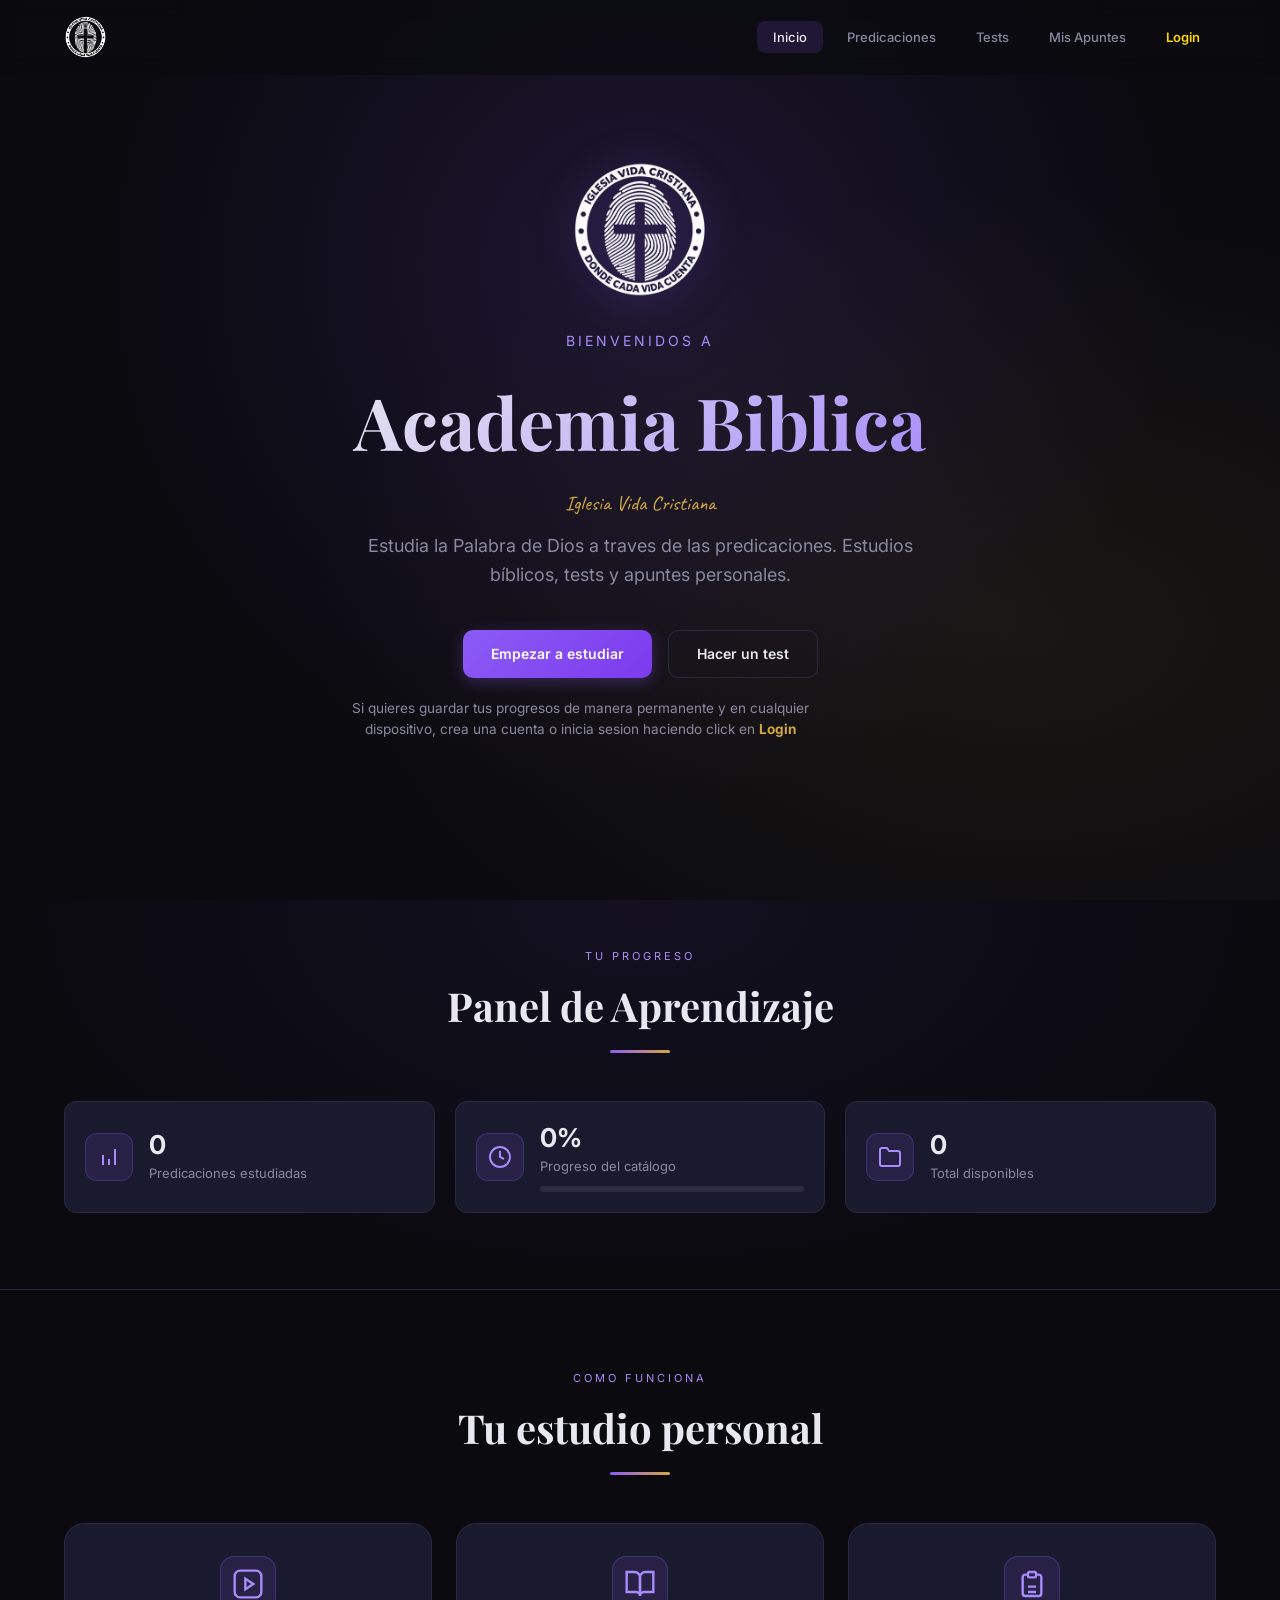
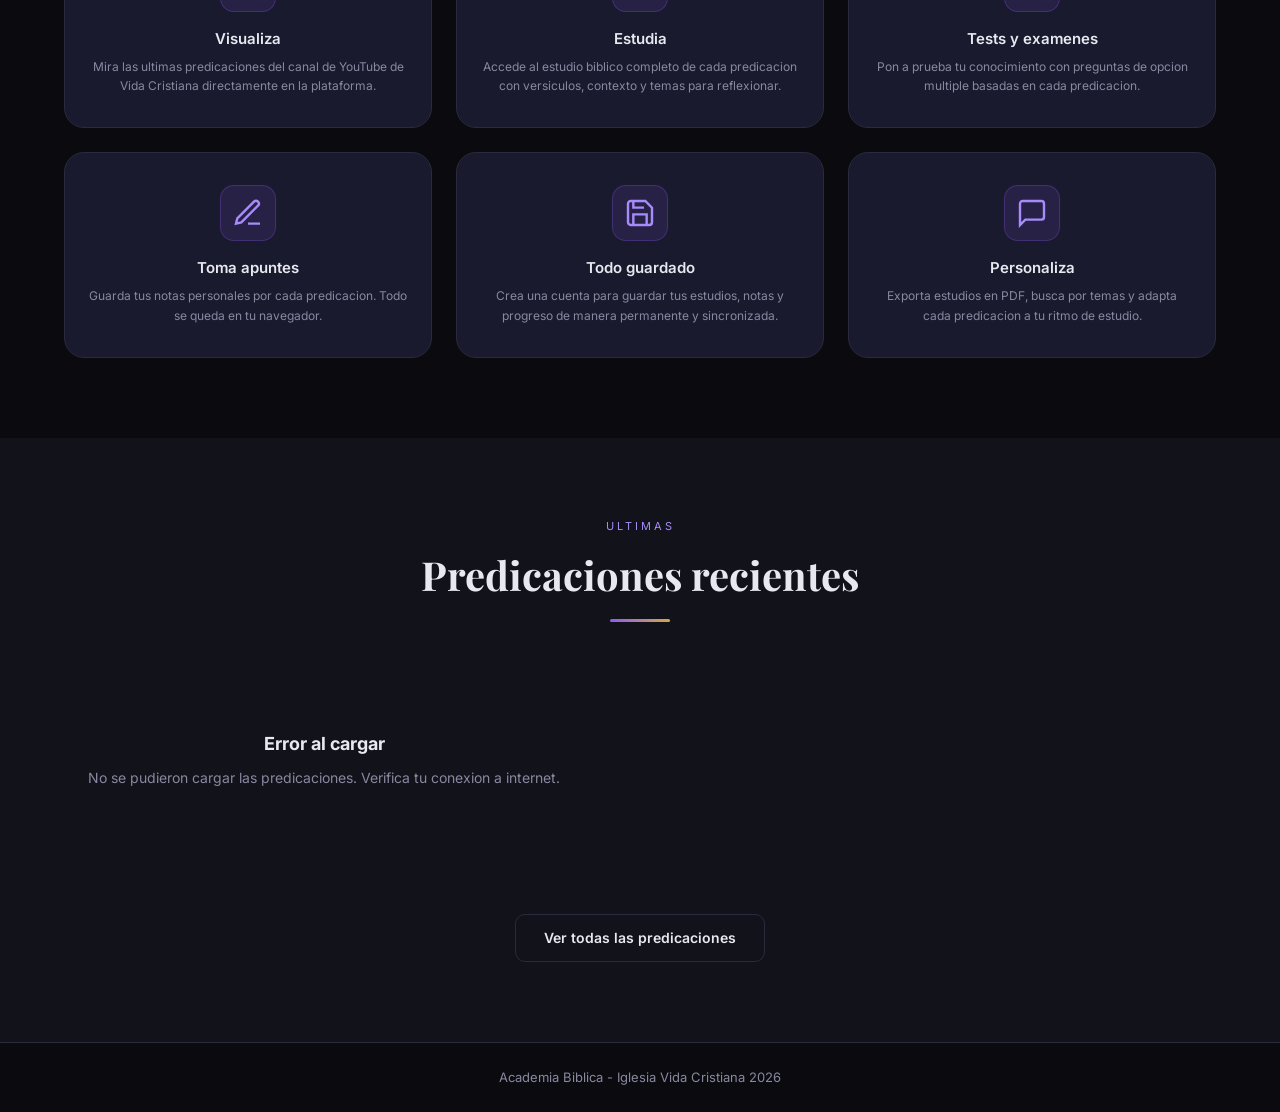
<file: clases/index.html>
<!DOCTYPE html>
<html lang="es">
<head>
    <meta charset="UTF-8">
    <meta name="viewport" content="width=device-width, initial-scale=1.0">
    <title>Academia Bíblica - Iglesia Vida Cristiana</title>
    <link rel="preconnect" href="https://fonts.googleapis.com">
    <link href="https://fonts.googleapis.com/css2?family=Caveat:wght@400;600;700&family=Playfair+Display:wght@400;600;700&family=Inter:wght@300;400;500;600&display=swap" rel="stylesheet">
    <link rel="stylesheet" href="styles.css">
    <link rel="manifest" href="manifest.json">
    <meta name="theme-color" content="#0a0a0f">
    <meta name="apple-mobile-web-app-capable" content="yes">
    <meta name="apple-mobile-web-app-status-bar-style" content="black-translucent">
    <link rel="icon" type="image/png" href="logos/logo vc.png">
    <link rel="apple-touch-icon" href="logos/logo vc.png">
    <script src="supabase-client.min.js"></script>
</head>
<body>
    <nav class="navbar" id="navbar">
        <div class="nav-container">
            <a href="index.html" class="nav-logo">
                <img src="logos/logo vc.png" alt="Vida Cristiana" class="nav-logo-img">
            </a>
            <button class="nav-toggle" id="navToggle" aria-label="Abrir menu" aria-expanded="false" aria-controls="navLinks">
                <span></span><span></span><span></span>
            </button>
            <ul class="nav-links" id="navLinks">
                <li><a href="index.html" class="nav-link active">Inicio</a></li>
                <li><a href="predicaciones.html" class="nav-link">Predicaciones</a></li>
                <li><a href="tests.html" class="nav-link">Tests</a></li>
                <li><a href="notas.html" class="nav-link">Mis Apuntes</a></li>
                <li id="authNavItem"><a href="#" class="nav-link" id="authBtn" style="color:var(--gold); font-weight:600;">Login</a></li>
            </ul>
        </div>
    </nav>
    <script>
    (function(){
        var toggle = document.getElementById('navToggle');
        var links = document.getElementById('navLinks');
        if (!toggle || !links) return;
        function closeNav() {
            links.classList.remove('open');
            toggle.classList.remove('active');
            toggle.setAttribute('aria-expanded', 'false');
        }
        toggle.addEventListener('click', function(e) {
            e.stopPropagation();
            var open = links.classList.toggle('open');
            toggle.classList.toggle('active', open);
            toggle.setAttribute('aria-expanded', String(open));
        });
        links.querySelectorAll('a').forEach(function(a) {
            a.addEventListener('click', closeNav);
        });
        document.addEventListener('click', function(e) {
            if (!links.contains(e.target) && !toggle.contains(e.target)) closeNav();
        });
        document.addEventListener('keydown', function(e) {
            if (e.key === 'Escape') closeNav();
        });
    })();
    </script>

    <section class="hero">
        <div class="hero-content">
            <img src="logos/logo vc.png" alt="Academia Biblica" class="hero-logo">
            <p class="hero-subtitle">Bienvenidos a</p>
            <h1 class="hero-title">Academia Biblica</h1>
            <p style="font-family:'Caveat','Dancing Script','Segoe Script',cursive; font-size:1.3rem; color:var(--gold); margin-top:-8px; margin-bottom:12px;">Iglesia Vida Cristiana</p>
            <p class="hero-desc">Estudia la Palabra de Dios a traves de las predicaciones. Estudios bíblicos, tests y apuntes personales.</p>
            <div class="hero-buttons">
                <a href="predicaciones.html" class="btn btn-primary">Empezar a estudiar</a>
                <a href="tests.html" class="btn btn-outline">Hacer un test</a>
            </div>
            <div id="liveBadge" style="display:none; margin-top:16px;">
                <a href="predicaciones.html#directo" class="btn btn-primary" style="background:#c1121f; border-color:#c1121f;"><span class="live-dot"></span> EN DIRECTO: <span id="liveBadgeTitle">Ver ahora</span></a>
            </div>
            <p style="font-size:0.85rem; color:var(--text-muted); margin-top:20px; max-width:480px; line-height:1.5;">Si quieres guardar tus progresos de manera permanente y en cualquier dispositivo, crea una cuenta o inicia sesion haciendo click en <strong style="color:var(--gold);">Login</strong></p>
        </div>
    </section>

    <section class="section section-dashboard" id="dashboardSection">
        <div class="container">
            <div class="section-header">
                <span class="section-tag">Tu Progreso</span>
                <h2 class="section-title">Panel de Aprendizaje</h2>
                <div class="section-line"></div>
            </div>
            <div id="progressDashboardContainer">
                <div class="loading"><div class="loading-spinner"></div><p>Cargando tu progreso...</p></div>
            </div>
        </div>
    </section>

    <section class="section">
        <div class="container">
            <div class="section-header">
                <span class="section-tag">Como funciona</span>
                <h2 class="section-title">Tu estudio personal</h2>
                <div class="section-line"></div>
            </div>
            <div class="sermons-grid" id="features">
                <div class="sermon-card" style="cursor:default;">
                    <div class="sermon-info" style="padding:32px 24px; text-align:center;">
                        <div class="feature-icon"><svg width="32" height="32" viewBox="0 0 24 24" fill="none" stroke="currentColor" stroke-width="1.8"><rect x="2" y="2" width="20" height="20" rx="4"/><path d="M10 8l6 4-6 4z"/></svg></div>
                        <h3>Visualiza</h3>
                        <p style="margin-top:8px;">Mira las ultimas predicaciones del canal de YouTube de Vida Cristiana directamente en la plataforma.</p>
                    </div>
                </div>
                <div class="sermon-card" style="cursor:default;">
                    <div class="sermon-info" style="padding:32px 24px; text-align:center;">
                        <div class="feature-icon"><svg width="32" height="32" viewBox="0 0 24 24" fill="none" stroke="currentColor" stroke-width="1.8"><path d="M2 3h6a4 4 0 0 1 4 4v14a3 3 0 0 0-3-3H2z"/><path d="M22 3h-6a4 4 0 0 0-4 4v14a3 3 0 0 1 3-3h7z"/></svg></div>
                        <h3>Estudia</h3>
                        <p style="margin-top:8px;">Accede al estudio biblico completo de cada predicacion con versiculos, contexto y temas para reflexionar.</p>
                    </div>
                </div>
                <div class="sermon-card" style="cursor:default;">
                    <div class="sermon-info" style="padding:32px 24px; text-align:center;">
                        <div class="feature-icon"><svg width="32" height="32" viewBox="0 0 24 24" fill="none" stroke="currentColor" stroke-width="1.8"><path d="M9 5H7a2 2 0 0 0-2 2v12a2 2 0 0 0 2 2h10a2 2 0 0 0 2-2V7a2 2 0 0 0-2-2h-2"/><rect x="9" y="3" width="6" height="4" rx="1"/><path d="M9 14h6"/><path d="M9 18h6"/></svg></div>
                        <h3>Tests y examenes</h3>
                        <p style="margin-top:8px;">Pon a prueba tu conocimiento con preguntas de opcion multiple basadas en cada predicacion.</p>
                    </div>
                </div>
                <div class="sermon-card" style="cursor:default;">
                    <div class="sermon-info" style="padding:32px 24px; text-align:center;">
                        <div class="feature-icon"><svg width="32" height="32" viewBox="0 0 24 24" fill="none" stroke="currentColor" stroke-width="1.8"><path d="M12 20h9"/><path d="M16.5 3.5a2.1 2.1 0 0 1 3 3L7 19l-4 1 1-4 12.5-12.5z"/></svg></div>
                        <h3>Toma apuntes</h3>
                        <p style="margin-top:8px;">Guarda tus notas personales por cada predicacion. Todo se queda en tu navegador.</p>
                    </div>
                </div>
                <div class="sermon-card" style="cursor:default;">
                    <div class="sermon-info" style="padding:32px 24px; text-align:center;">
                        <div class="feature-icon"><svg width="32" height="32" viewBox="0 0 24 24" fill="none" stroke="currentColor" stroke-width="1.8"><path d="M19 21H5a2 2 0 0 1-2-2V5a2 2 0 0 1 2-2h11l5 5v11a2 2 0 0 1-2 2z"/><polyline points="17 21 17 13 7 13 7 21"/><polyline points="7 3 7 8 15 8"/></svg></div>
                        <h3>Todo guardado</h3>
                        <p style="margin-top:8px;">Crea una cuenta para guardar tus estudios, notas y progreso de manera permanente y sincronizada.</p>
                    </div>
                </div>
                <div class="sermon-card" style="cursor:default;">
                    <div class="sermon-info" style="padding:32px 24px; text-align:center;">
                        <div class="feature-icon"><svg width="32" height="32" viewBox="0 0 24 24" fill="none" stroke="currentColor" stroke-width="1.8"><path d="M21 15a2 2 0 0 1-2 2H7l-4 4V5a2 2 0 0 1 2-2h14a2 2 0 0 1 2 2z"/></svg></div>
                        <h3>Personaliza</h3>
                        <p style="margin-top:8px;">Exporta estudios en PDF, busca por temas y adapta cada predicacion a tu ritmo de estudio.</p>
                    </div>
                </div>
            </div>
        </div>
    </section>

    <section class="section section-dark" id="ultimas">
        <div class="container">
            <div class="section-header">
                <span class="section-tag">Ultimas</span>
                <h2 class="section-title">Predicaciones recientes</h2>
                <div class="section-line"></div>
            </div>
            <div class="sermons-grid" id="homeSermons">
                <div class="loading"><div class="loading-spinner"></div><p>Cargando predicaciones...</p></div>
            </div>
            <div style="text-align:center; margin-top:32px;">
                <a href="predicaciones.html" class="btn btn-outline">Ver todas las predicaciones</a>
            </div>
        </div>
    </section>

    <footer class="footer">
        <div class="container">
            <p>Academia Biblica - Iglesia Vida Cristiana 2026</p>
        </div>
    </footer>

    <script src="supabase.js"></script>
    <script src="auth.js"></script>
    <script src="script.js?v=2.10.0"></script>
    <script>
        if (typeof fetchLiveStatus === 'function') {
            fetchLiveStatus().then(s => {
                if (s && s.live && s.videoId) {
                    document.getElementById('liveBadgeTitle').textContent = (s.title || 'Ver ahora').slice(0, 60);
                    document.getElementById('liveBadge').style.display = 'block';
                }
            }).catch(() => {});
        }
        window.addEventListener('scroll', () => {
            document.getElementById('navbar').classList.toggle('scrolled', window.scrollY > 50);
        });

        fetchYouTubeVideos(50).then(({ items: videos }) => {
            // Renderizar Dashboard de Progreso
            renderProgressDashboard('progressDashboardContainer', videos);

            // Renderizar 3 Predicaciones Recientes en portada
            const homeVideos = (videos || []).slice(0, 3);
            const grid = document.getElementById('homeSermons');
            grid.innerHTML = homeVideos.map((v, i) => {
                const badges = getSermonBadges(v.id, i, false);
                return `
                <a href="estudio.html?id=${v.id}" class="sermon-card" aria-label="Estudiar ${escapeHtml(v.title)}">
                    <div class="sermon-thumb">
                        <img src="${v.thumbnail}" alt="${escapeHtml(v.title)}" loading="lazy" width="480" height="270">
                        <div class="sermon-play" aria-hidden="true">
                            <svg width="48" height="48" viewBox="0 0 24 24" fill="currentColor"><path d="M8 5v14l11-7z"/></svg>
                        </div>
                        ${badges}
                    </div>
                    <div class="sermon-info">
                        <h3>${renderTitleWithSeparators(v.title)}</h3>
                        <p>${escapeHtml(v.date)}</p>
                    </div>
                </a>
            `;
            }).join('');
        }).catch(err => {
            const isQuota = err && err.message === 'quotaExceeded';
            const dashEl = document.getElementById('progressDashboardContainer');
            if (dashEl) {
                renderProgressDashboard('progressDashboardContainer', []);
            }
            document.getElementById('homeSermons').innerHTML = isQuota
                ? '<div class="empty-state"><h3>Cuota alcanzada</h3><p>Limite diario de YouTube. Recarga mas tarde — se usa cache local.</p></div>'
                : '<div class="empty-state"><h3>Error al cargar</h3><p>No se pudieron cargar las predicaciones. Verifica tu conexion a internet.</p></div>';
        });
    </script>
</body>
</html>
</file>
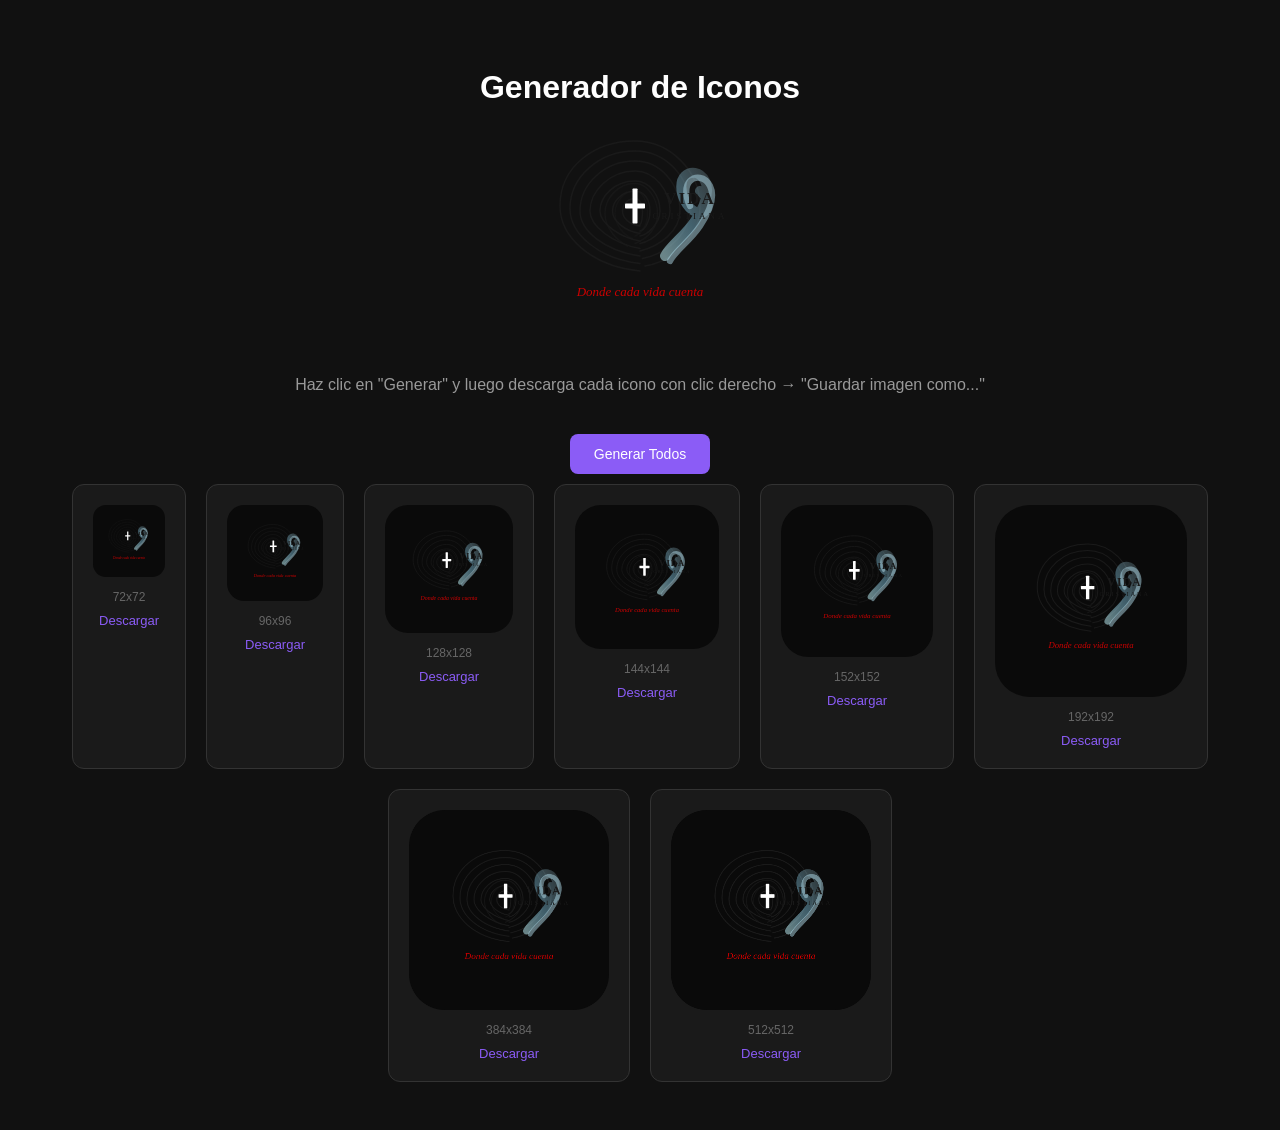
<file: app/generate-icons.html>
<!DOCTYPE html>
<html lang="es">
<head>
    <meta charset="UTF-8">
    <title>Generador de Iconos - Vida Cristiana</title>
    <style>
        body { font-family: sans-serif; background: #111; color: #fff; padding: 40px; text-align: center; }
        h1 { margin-bottom: 20px; }
        p { color: #999; margin-bottom: 30px; }
        .icons { display: flex; flex-wrap: wrap; gap: 20px; justify-content: center; }
        .icon-box { background: #1a1a1a; border: 1px solid #333; border-radius: 12px; padding: 20px; text-align: center; }
        .icon-box canvas { display: block; margin: 0 auto 10px; border-radius: 8px; }
        .icon-box span { font-size: 12px; color: #666; }
        .icon-box a { display: block; margin-top: 8px; color: #8B5CF6; text-decoration: none; font-size: 13px; }
        .icon-box a:hover { text-decoration: underline; }
        button { background: #8B5CF6; color: white; border: none; padding: 12px 24px; border-radius: 8px; font-size: 14px; cursor: pointer; margin: 10px; }
        button:hover { background: #6D28D9; }
        .logo-preview { max-width: 200px; margin: 0 auto 30px; }
    </style>
</head>
<body>
    <h1>Generador de Iconos</h1>
    <img src="logo.svg" alt="Logo" class="logo-preview">
    <p>Haz clic en "Generar" y luego descarga cada icono con clic derecho → "Guardar imagen como..."</p>
    <button onclick="generateAll()">Generar Todos</button>
    <div class="icons" id="icons"></div>

    <script>
        const sizes = [72, 96, 128, 144, 152, 192, 384, 512];
        const logoUrl = 'logo.svg';

        function drawIcon(size) {
            return new Promise((resolve) => {
                const canvas = document.createElement('canvas');
                canvas.width = size;
                canvas.height = size;
                const ctx = canvas.getContext('2d');
                const r = size * 0.18;

                // Background
                ctx.fillStyle = '#0a0a0a';
                ctx.beginPath();
                ctx.roundRect(0, 0, size, size, r);
                ctx.fill();

                // Load and draw logo
                const img = new Image();
                img.crossOrigin = 'anonymous';
                img.onload = () => {
                    const padding = size * 0.15;
                    const imgSize = size - padding * 2;
                    ctx.drawImage(img, padding, padding, imgSize, imgSize);
                    resolve(canvas);
                };
                img.onerror = () => {
                    // Fallback if logo fails to load
                    ctx.fillStyle = '#D4A843';
                    ctx.font = `bold ${size * 0.35}px serif`;
                    ctx.textAlign = 'center';
                    ctx.textBaseline = 'middle';
                    ctx.fillText('✝', size / 2, size * 0.4);
                    ctx.fillStyle = '#ffffff';
                    ctx.font = `bold ${size * 0.1}px sans-serif`;
                    ctx.fillText('VIDA', size / 2, size * 0.65);
                    ctx.fillText('CRISTIANA', size / 2, size * 0.78);
                    resolve(canvas);
                };
                img.src = logoUrl;
            });
        }

        async function generateAll() {
            const container = document.getElementById('icons');
            container.innerHTML = '';

            for (const size of sizes) {
                const canvas = await drawIcon(size);
                const box = document.createElement('div');
                box.className = 'icon-box';

                const display = document.createElement('canvas');
                display.width = Math.min(size, 200);
                display.height = Math.min(size, 200);
                display.getContext('2d').drawImage(canvas, 0, 0, display.width, display.height);

                const label = document.createElement('span');
                label.textContent = `${size}x${size}`;

                const link = document.createElement('a');
                link.href = canvas.toDataURL('image/png');
                link.download = `icon-${size}x${size}.png`;
                link.textContent = 'Descargar';

                box.appendChild(display);
                box.appendChild(label);
                box.appendChild(link);
                container.appendChild(box);
            }
        }

        generateAll();
    </script>
</body>
</html>
</file>
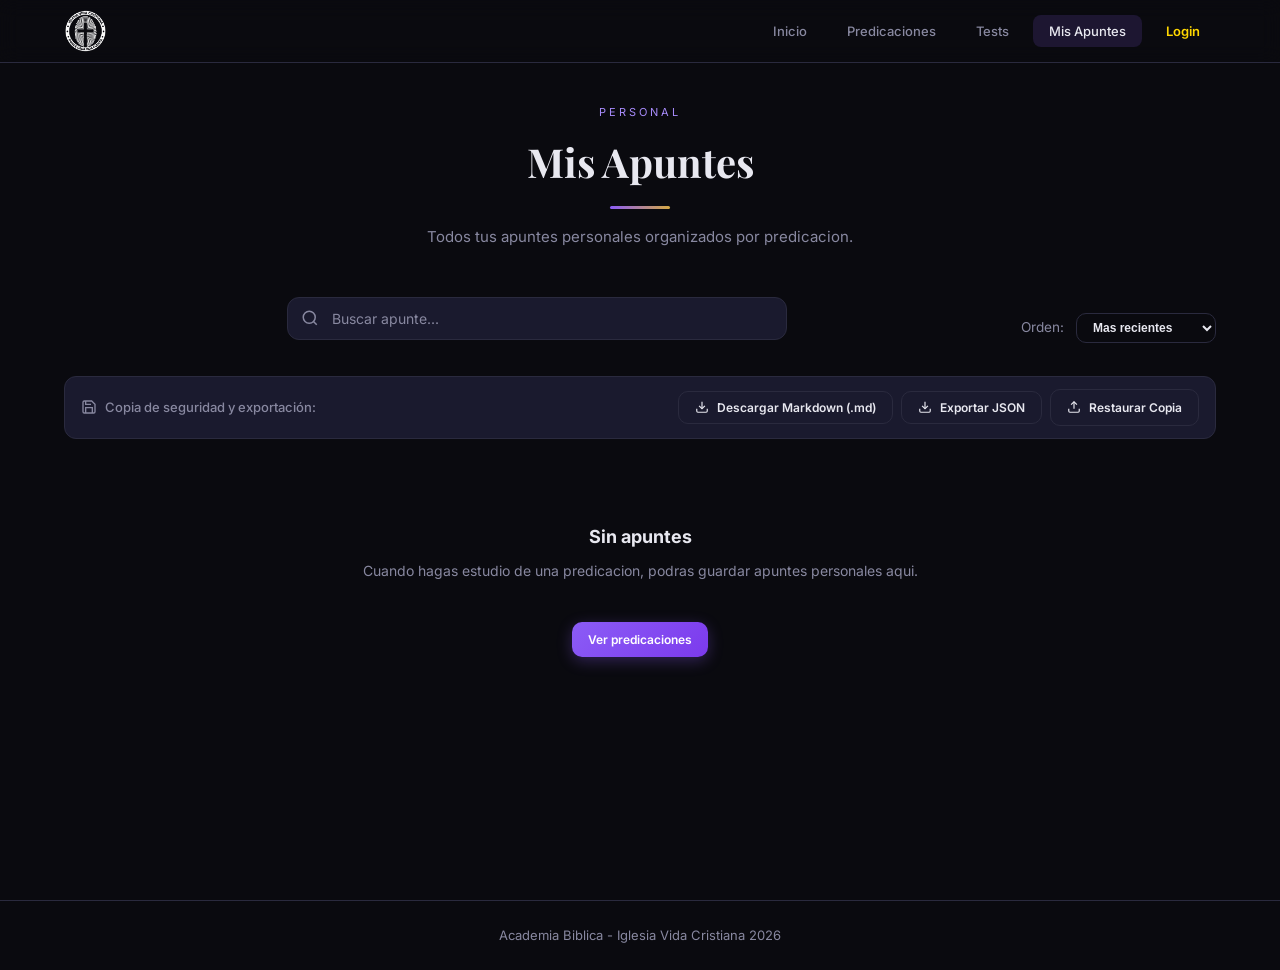
<file: clases/notas.html>
<!DOCTYPE html>
<html lang="es">
<head>
    <meta charset="UTF-8">
    <meta name="viewport" content="width=device-width, initial-scale=1.0">
    <title>Mis Apuntes - Academia Biblica</title>
    <link rel="preconnect" href="https://fonts.googleapis.com">
    <link href="https://fonts.googleapis.com/css2?family=Playfair+Display:wght@400;600;700&family=Inter:wght@300;400;500;600&display=swap" rel="stylesheet">
    <link rel="stylesheet" href="styles.css">
    <link rel="manifest" href="manifest.json">
    <meta name="theme-color" content="#0a0a0f">
    <meta name="apple-mobile-web-app-capable" content="yes">
    <meta name="apple-mobile-web-app-status-bar-style" content="black-translucent">
    <link rel="icon" type="image/png" href="logos/logo vc.png">
    <link rel="apple-touch-icon" href="logos/logo vc.png">
    <script src="supabase-client.min.js"></script>
</head>
<body>
    <nav class="navbar scrolled" id="navbar">
        <div class="nav-container">
            <a href="index.html" class="nav-logo">
                <img src="logos/logo vc.png" alt="Vida Cristiana" class="nav-logo-img">
            </a>
            <button class="nav-toggle" id="navToggle" aria-label="Abrir menu" aria-expanded="false" aria-controls="navLinks">
                <span></span><span></span><span></span>
            </button>
            <ul class="nav-links" id="navLinks">
                <li><a href="index.html" class="nav-link">Inicio</a></li>
                <li><a href="predicaciones.html" class="nav-link">Predicaciones</a></li>
                <li><a href="tests.html" class="nav-link">Tests</a></li>
                <li><a href="notas.html" class="nav-link active">Mis Apuntes</a></li>
                <li id="authNavItem"><a href="#" class="nav-link" id="authBtn" style="color:var(--gold); font-weight:600;">Login</a></li>
            </ul>
        </div>
    </nav>
    <script>
    (function(){
        var toggle = document.getElementById('navToggle');
        var links = document.getElementById('navLinks');
        if (!toggle || !links) return;
        function closeNav() {
            links.classList.remove('open');
            toggle.classList.remove('active');
            toggle.setAttribute('aria-expanded', 'false');
        }
        toggle.addEventListener('click', function(e) {
            e.stopPropagation();
            var open = links.classList.toggle('open');
            toggle.classList.toggle('active', open);
            toggle.setAttribute('aria-expanded', String(open));
        });
        links.querySelectorAll('a').forEach(function(a) {
            a.addEventListener('click', closeNav);
        });
        document.addEventListener('click', function(e) {
            if (!links.contains(e.target) && !toggle.contains(e.target)) closeNav();
        });
        document.addEventListener('keydown', function(e) {
            if (e.key === 'Escape') closeNav();
        });
    })();
    </script>

    <div class="studio-layout">
        <div class="container">
            <div class="section-header" style="padding-top:24px;">
                <span class="section-tag">Personal</span>
                <h2 class="section-title">Mis Apuntes</h2>
                <div class="section-line"></div>
                <p class="section-desc">Todos tus apuntes personales organizados por predicacion.</p>
            </div>

            <div class="notes-controls" style="display:flex; gap:12px; align-items:center; flex-wrap:wrap; margin-bottom:16px;">
                <div class="search-bar" style="flex:1; min-width:200px;">
                    <svg width="18" height="18" viewBox="0 0 24 24" fill="none" stroke="currentColor" stroke-width="2"><circle cx="11" cy="11" r="8"/><path d="M21 21l-4.35-4.35"/></svg>
                    <input type="text" id="noteSearch" placeholder="Buscar apunte..." aria-label="Buscar apunte" style="width:100%;">
                    <button id="noteSearchClear" aria-label="Limpiar busqueda" style="display:none; position:absolute; right:12px; top:50%; transform:translateY(-50%); background:none; border:none; color:var(--text-muted); cursor:pointer; font-size:18px;">×</button>
                </div>
                <label for="noteSort" style="font-size:0.85rem; color:var(--text-muted); white-space:nowrap;">Orden:</label>
                <select id="noteSort" class="btn btn-outline btn-sm" style="padding:6px 12px; min-width:140px;" aria-label="Orden de apuntes">
                    <option value="date-desc">Mas recientes</option>
                    <option value="date-asc">Mas antiguos</option>
                    <option value="title-asc">Titulo A-Z</option>
                    <option value="title-desc">Titulo Z-A</option>
                </select>
            </div>

            <div class="notes-backup-bar">
                <div class="backup-label">
                    <svg width="16" height="16" viewBox="0 0 24 24" fill="none" stroke="currentColor" stroke-width="2"><path d="M19 21H5a2 2 0 0 1-2-2V5a2 2 0 0 1 2-2h11l5 5v11a2 2 0 0 1-2 2z"></path><polyline points="17 21 17 13 7 13 7 21"></polyline><polyline points="7 3 7 8 15 8"></polyline></svg>
                    <span>Copia de seguridad y exportación:</span>
                </div>
                <div class="backup-actions">
                    <button id="btnExportMd" class="btn btn-outline btn-sm" title="Descargar todas las notas en formato Markdown (.md)">
                        <svg width="14" height="14" viewBox="0 0 24 24" fill="none" stroke="currentColor" stroke-width="2"><path d="M21 15v4a2 2 0 0 1-2 2H5a2 2 0 0 1-2-2v-4"></path><polyline points="7 10 12 15 17 10"></polyline><line x1="12" y1="15" x2="12" y2="3"></line></svg>
                        Descargar Markdown (.md)
                    </button>
                    <button id="btnExportJson" class="btn btn-outline btn-sm" title="Descargar copia de seguridad completa con notas, historial y progresos">
                        <svg width="14" height="14" viewBox="0 0 24 24" fill="none" stroke="currentColor" stroke-width="2"><path d="M21 15v4a2 2 0 0 1-2 2H5a2 2 0 0 1-2-2v-4"></path><polyline points="7 10 12 15 17 10"></polyline><line x1="12" y1="15" x2="12" y2="3"></line></svg>
                        Exportar JSON
                    </button>
                    <label for="importJsonInput" class="btn btn-outline btn-sm" style="margin:0; cursor:pointer;" title="Restaurar copia de seguridad desde un archivo .json">
                        <svg width="14" height="14" viewBox="0 0 24 24" fill="none" stroke="currentColor" stroke-width="2"><path d="M21 15v4a2 2 0 0 1-2 2H5a2 2 0 0 1-2-2v-4"></path><polyline points="17 8 12 3 7 8"></polyline><line x1="12" y1="3" x2="12" y2="15"></line></svg>
                        Restaurar Copia
                    </label>
                    <input type="file" id="importJsonInput" accept=".json" style="display:none;">
                </div>
            </div>

            <div class="notes-list" id="notesList"></div>
        </div>
    </div>

    <footer class="footer">
        <div class="container">
            <p>Academia Biblica - Iglesia Vida Cristiana 2026</p>
        </div>
    </footer>

    <script src="supabase.js"></script>
    <script src="auth.js"></script>
    <script src="script.js?v=2.10.0"></script>
    <script>
        function renderNotes() {
            const notes = getNotes();
            const search = document.getElementById('noteSearch')?.value.toLowerCase().trim() || '';
            const sort = document.getElementById('noteSort')?.value || 'date-desc';
            const container = document.getElementById('notesList');
            const keys = Object.keys(notes);

            if (!keys.length) {
                container.innerHTML = '<div class="empty-state"><h3>Sin apuntes</h3><p>Cuando hagas estudio de una predicacion, podras guardar apuntes personales aqui.</p><a href="predicaciones.html" class="btn btn-primary btn-sm" style="margin-top:16px;">Ver predicaciones</a></div>';
                return;
            }

            let allNotes = keys.map(k => ({ videoId: k, ...notes[k] }));

            // Filtrar por búsqueda (título o contenido)
            if (search) {
                const searchNorm = typeof normalizeSearchStr === 'function' ? normalizeSearchStr(search) : search.toLowerCase().trim();
                allNotes = allNotes.filter(n => {
                    const titleNorm = typeof normalizeSearchStr === 'function' ? normalizeSearchStr(n.title) : (n.title || '').toLowerCase();
                    const textNorm = typeof normalizeSearchStr === 'function' ? normalizeSearchStr(n.text) : (n.text || '').toLowerCase();
                    return titleNorm.includes(searchNorm) || textNorm.includes(searchNorm);
                });
            }

            // Ordenar
            if (sort === 'date-desc') allNotes.sort((a, b) => new Date(b.date) - new Date(a.date));
            else if (sort === 'date-asc') allNotes.sort((a, b) => new Date(a.date) - new Date(b.date));
            else if (sort === 'title-asc') allNotes.sort((a, b) => (a.title || '').localeCompare(b.title || '', 'es', { sensitivity: 'base' }));
            else if (sort === 'title-desc') allNotes.sort((a, b) => (b.title || '').localeCompare(a.title || '', 'es', { sensitivity: 'base' }));

            if (!allNotes.length && search) {
                container.innerHTML = `
                    <div class="empty-state">
                        <h3>Sin coincidencias</h3>
                        <p>No se encontraron notas con el término "<strong>${escapeHtml(search)}</strong>".</p>
                    </div>`;
                return;
            }

            container.innerHTML = allNotes.map(n => {
                const date = new Date(n.date).toLocaleDateString('es-ES', { day: 'numeric', month: 'short', year: 'numeric', hour: '2-digit', minute: '2-digit' });
                let preview = n.text?.trim() || '';
                if (preview.length > 120) {
                    preview = preview.slice(0, 120).split(' ').slice(0, -1).join(' ') + '...';
                }
                const displayTitle = n.title?.trim() || preview;
                const renderedTitle = typeof highlightMatches === 'function' && search ? highlightMatches(displayTitle, search) : escapeHtml(displayTitle);
                const renderedPreview = typeof highlightMatches === 'function' && search ? highlightMatches(preview, search) : escapeHtml(preview);

                return `
                    <div class="note-item">
                        <div class="note-info" style="flex:1; cursor:pointer;" onclick="window.location.href='estudio.html?id=${n.videoId}'" role="button" tabindex="0" aria-label="Abrir estudio">
                            <h4>${renderedTitle}</h4>
                            ${n.title?.trim() ? `<p style="color:var(--text-secondary); font-size:0.85rem; margin-bottom:4px;">${renderedPreview}</p>` : ''}
                            <p>${escapeHtml(date)}</p>
                        </div>
                        <div class="note-actions">
                            <a href="estudio.html?id=${n.videoId}" class="btn btn-sm btn-outline" aria-label="Editar apunte">Editar</a>
                            <button class="btn btn-sm btn-danger" onclick="deleteAndRefresh('${n.videoId}')" aria-label="Eliminar apunte">Eliminar</button>
                        </div>
                    </div>
                `;
            }).join('');
        }

        function deleteAndRefresh(videoId) {
            if (confirm('Eliminar este apunte?')) {
                deleteNote(videoId);
                renderNotes();
                showToast('Apunte eliminado');
            }
        }

        // Búsqueda en tiempo real con debounce
        const noteSearch = document.getElementById('noteSearch');
        const noteSearchClear = document.getElementById('noteSearchClear');
        if (noteSearch) {
            let searchTimeout;
            noteSearch.addEventListener('input', () => {
                clearTimeout(searchTimeout);
                searchTimeout = setTimeout(() => {
                    noteSearchClear.style.display = noteSearch.value ? 'block' : 'none';
                    renderNotes();
                }, 150);
            });
        }
        if (noteSearchClear) {
            noteSearchClear.addEventListener('click', () => {
                noteSearch.value = '';
                noteSearchClear.style.display = 'none';
                renderNotes();
                noteSearch.focus();
            });
        }

        // Ordenar al cambiar select
        const noteSort = document.getElementById('noteSort');
        if (noteSort) {
            noteSort.addEventListener('change', renderNotes);
        }

        // Exportar a Markdown
        const btnExportMd = document.getElementById('btnExportMd');
        if (btnExportMd) {
            btnExportMd.addEventListener('click', () => {
                const notes = getNotes();
                if (!Object.keys(notes).length) {
                    showToast('No tienes apuntes para exportar');
                    return;
                }
                exportNotesMarkdown();
                showToast('Descargando archivo Markdown...');
            });
        }

        // Exportar a JSON
        const btnExportJson = document.getElementById('btnExportJson');
        if (btnExportJson) {
            btnExportJson.addEventListener('click', () => {
                exportBackupJSON();
                showToast('Descargando copia de seguridad JSON...');
            });
        }

        // Restaurar Copia JSON
        const importJsonInput = document.getElementById('importJsonInput');
        if (importJsonInput) {
            importJsonInput.addEventListener('change', (e) => {
                const file = e.target.files && e.target.files[0];
                if (!file) return;
                const reader = new FileReader();
                reader.onload = (event) => {
                    const result = importBackupJSON(event.target.result);
                    if (result.success) {
                        renderNotes();
                        showToast(`Copia restaurada: ${result.notesCount} apuntes importados`);
                    } else {
                        alert('Error al restaurar copia: ' + (result.error || 'Formato no válido'));
                    }
                    importJsonInput.value = '';
                };
                reader.readAsText(file);
            });
        }

        renderNotes();
    </script>
</body>
</html>
</file>
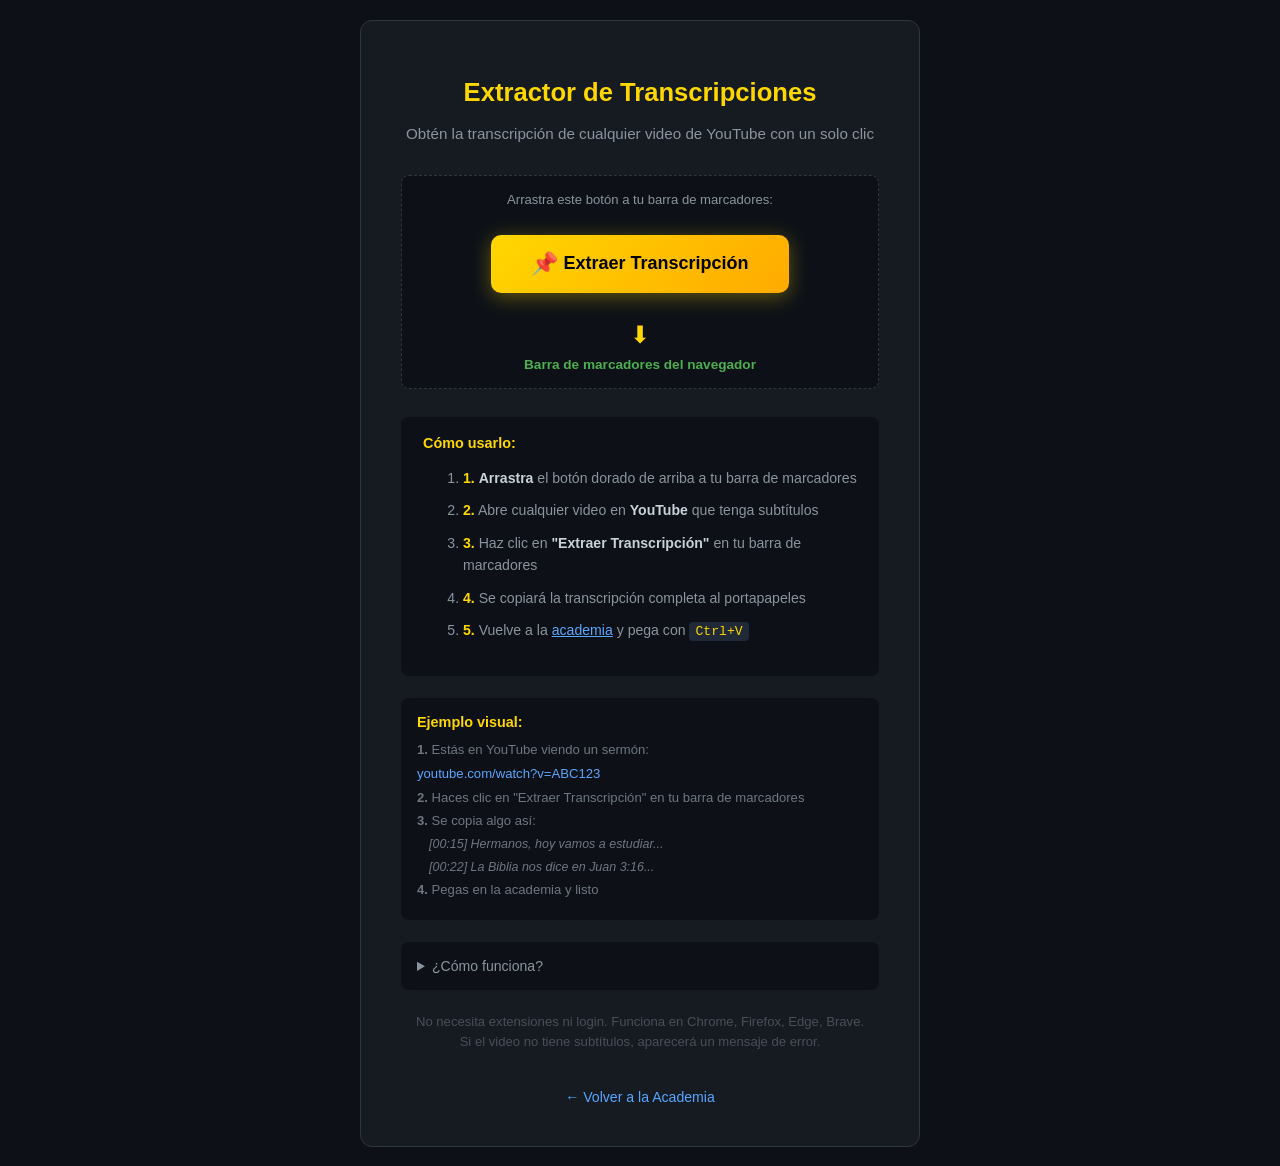
<file: clases/transcript-extractor.html>
<!DOCTYPE html>
<html lang="es">
<head>
    <meta charset="UTF-8">
    <meta name="viewport" content="width=device-width, initial-scale=1.0">
    <title>Extractor de Transcripciones - Academia Biblica</title>
    <style>
        * { box-sizing: border-box; }
        body { background: #0d1117; color: #c9d1d9; font-family: -apple-system, BlinkMacSystemFont, 'Segoe UI', sans-serif; display: flex; justify-content: center; align-items: center; min-height: 100vh; margin: 0; padding: 20px; }
        .card { background: #161b22; border: 1px solid #30363d; border-radius: 12px; padding: 40px; max-width: 560px; text-align: center; }
        h1 { color: #ffd700; margin-bottom: 8px; font-size: 1.6rem; }
        .subtitle { color: #8b949e; font-size: 0.95rem; line-height: 1.6; margin-bottom: 28px; }
        .bookmark-btn { display: inline-block; background: linear-gradient(135deg, #ffd700, #ffaa00); color: #000; font-weight: 700; font-size: 18px; padding: 16px 40px; border-radius: 10px; text-decoration: none; cursor: grab; margin: 20px 0; transition: transform 0.2s, box-shadow 0.2s; box-shadow: 0 4px 20px rgba(255,215,0,0.35); user-select: none; }
        .bookmark-btn:hover { transform: scale(1.06); box-shadow: 0 6px 30px rgba(255,215,0,0.55); }
        .bookmark-btn:active { cursor: grabbing; }
        .bookmark-btn .arrow { font-size: 22px; vertical-align: middle; }
        .steps { text-align: left; margin-top: 28px; background: #0d1117; border-radius: 8px; padding: 18px 18px 18px 22px; }
        .steps h3 { color: #ffd700; font-size: 0.9rem; margin: 0 0 12px 0; }
        .steps li { color: #8b949e; font-size: 0.88rem; margin-bottom: 10px; line-height: 1.6; }
        .steps b { color: #c9d1d9; }
        .step-num { color: #ffd700; font-weight: bold; }
        code { background: #1f2937; padding: 2px 6px; border-radius: 4px; font-size: 0.82rem; color: #ffd700; }
        .note { margin-top: 22px; font-size: 0.82rem; color: #484f58; line-height: 1.5; }
        .how-it-works { margin-top: 22px; text-align: left; background: #0d1117; border-radius: 8px; padding: 16px; }
        .how-it-works summary { color: #8b949e; cursor: pointer; font-size: 0.88rem; }
        .how-it-works p { color: #6e7681; font-size: 0.82rem; line-height: 1.5; margin: 8px 0 0; }
        .example { margin-top: 22px; text-align: left; background: #0d1117; border-radius: 8px; padding: 16px; }
        .example h3 { color: #ffd700; font-size: 0.9rem; margin: 0 0 10px 0; }
        .example p { color: #6e7681; font-size: 0.82rem; line-height: 1.5; margin: 4px 0; }
        .example code { font-size: 0.78rem; }
        .back-link { display: inline-block; margin-top: 24px; color: #58a6ff; text-decoration: none; font-size: 0.88rem; }
        .back-link:hover { text-decoration: underline; }
        .visual { margin: 20px 0; background: #0d1117; border-radius: 8px; padding: 16px; border: 1px dashed #30363d; }
        .visual .label { color: #8b949e; font-size: 0.82rem; margin-bottom: 8px; }
        .visual .arrow-down { color: #ffd700; font-size: 24px; margin: 8px 0; }
        .visual .target { color: #4caf50; font-size: 0.85rem; font-weight: 600; }
    </style>
</head>
<body>
    <div class="card">
        <h1>Extractor de Transcripciones</h1>
        <p class="subtitle">Obtén la transcripción de cualquier video de YouTube con un solo clic</p>

        <div class="visual">
            <div class="label">Arrastra este botón a tu barra de marcadores:</div>
            <a class="bookmark-btn" id="bookmarkLink" href="#">
                <span class="arrow">📌</span> Extraer Transcripción
            </a>
            <div class="arrow-down">⬇</div>
            <div class="target">Barra de marcadores del navegador</div>
        </div>

        <div class="steps">
            <h3>Cómo usarlo:</h3>
            <ol>
                <li><span class="step-num">1.</span> <b>Arrastra</b> el botón dorado de arriba a tu barra de marcadores</li>
                <li><span class="step-num">2.</span> Abre cualquier video en <b>YouTube</b> que tenga subtítulos</li>
                <li><span class="step-num">3.</span> Haz clic en <b>"Extraer Transcripción"</b> en tu barra de marcadores</li>
                <li><span class="step-num">4.</span> Se copiará la transcripción completa al portapapeles</li>
                <li><span class="step-num">5.</span> Vuelve a la <a href="estudio.html" style="color:#58a6ff;">academia</a> y pega con <code>Ctrl+V</code></li>
            </ol>
        </div>

        <div class="example">
            <h3>Ejemplo visual:</h3>
            <p><strong>1.</strong> Estás en YouTube viendo un sermón:</p>
            <p style="color:#58a6ff; font-size:0.82rem;">youtube.com/watch?v=ABC123</p>
            <p><strong>2.</strong> Haces clic en "Extraer Transcripción" en tu barra de marcadores</p>
            <p><strong>3.</strong> Se copia algo así:</p>
            <p style="color:#6e7681; font-size:0.78rem; font-style:italic; margin-left:12px;">[00:15] Hermanos, hoy vamos a estudiar...</p>
            <p style="color:#6e7681; font-size:0.78rem; font-style:italic; margin-left:12px;">[00:22] La Biblia nos dice en Juan 3:16...</p>
            <p><strong>4.</strong> Pegas en la academia y listo</p>
        </div>

        <details class="how-it-works">
            <summary>¿Cómo funciona?</summary>
            <p>El botón ejecuta un script directamente en tu navegador cuando estás en YouTube. Extrae los subtítulos del video desde la página, sin necesidad de login, extensiones ni servidores. Funciona porque tu navegador tiene una IP residencial que YouTube no bloquea.</p>
        </details>

        <p class="note">No necesita extensiones ni login. Funciona en Chrome, Firefox, Edge, Brave.<br>
        Si el video no tiene subtítulos, aparecerá un mensaje de error.</p>

        <a class="back-link" href="estudio.html">← Volver a la Academia</a>
    </div>

    <script>
        const js = `javascript:void(function(){if(!location.href.includes("youtube.com/watch")){alert("Abre un video de YouTube primero");return;}const v=new URLSearchParams(location.search).get("v");if(!v){alert("No se detectó ID de video");return;}const d=document.createElement("div");d.style.cssText="position:fixed;top:20px;right:20px;z-index:999999;background:#1a1a2e;border:2px solid #ffd700;border-radius:12px;padding:20px;color:#fff;font-family:Arial,sans-serif;font-size:14px;box-shadow:0 8px 32px rgba(0,0,0,0.6);max-width:380px;min-width:280px;";document.body.appendChild(d);d.innerHTML='<div style="color:#ffd700;font-weight:bold;font-size:15px;margin-bottom:10px;">📌 Extractor de Transcripción</div><div id="yte-s" style="color:#aaa;">Cargando...</div>';const s=document.getElementById("yte-s");function ft(t){const m=Math.floor(t/60);const sc=Math.floor(t%60);return(m<10?"0":"")+m+":"+(sc<10?"0":"")+sc;}async function run(){try{s.textContent="Buscando captions en la pagina...";const scripts=document.querySelectorAll("script");let captionUrl=null;let lang="";for(const sc of scripts){const txt=sc.textContent;const m=txt.match(/ytInitialPlayerResponse\\s*=\\s*(\\{.+?\\});/);if(m){const p=JSON.parse(m[1]);const ct=p.captions&&p.captions.playerCaptionsTracklistRenderer&&p.captions.playerCaptionsTracklistRenderer.captionTracks||[];if(ct.length){const tr=ct.find(t=>t.languageCode&&t.languageCode.startsWith("es"))||ct[0];captionUrl=tr.baseUrl;lang=tr.languageCode;break;}}}if(!captionUrl){s.innerHTML="<div style='color:#f44336;'>No se encontraron captions.</div><div style='margin-top:8px;color:#666;font-size:12px;'>El video puede no tener subtítulos.</div>";return;}s.textContent="Descargando captions ("+lang+")...";const resp=await fetch(captionUrl+"&fmt=json3");const txt=await resp.text();if(!txt){s.innerHTML="<div style='color:#ff9800;'>YouTube no devolvió contenido.</div><div style='margin-top:8px;color:#666;font-size:12px;'>IP puede estar bloqueada.</div>";return;}let cj;try{cj=JSON.parse(txt);}catch(e){s.innerHTML="<div style='color:#ff9800;'>Respuesta inválida de YouTube.</div><div style='margin-top:8px;color:#666;font-size:12px;'>"+txt.substring(0,100)+"</div>";return;}const en=[];for(const ev of cj.events||[]){if(!ev.segs)continue;const tx=ev.segs.map(x=>x.utf8||"").join(" ").trim();if(tx)en.push({s:ev.tStartMs?ev.tStartMs/1000:0,t:tx});}if(!en.length){s.innerHTML="<div style='color:#ff9800;'>No se encontró texto en los captions.</div>";return;}const full=en.map(e=>"["+ft(e.s)+"] "+e.t).join("\\n");try{await navigator.clipboard.writeText(full);}catch(e){s.innerHTML="<div style='color:#f44336;'>No se pudo copiar al portapapeles.</div><div style='margin-top:8px;color:#666;font-size:12px;'>Permisos denegados. Copia manualmente.</div><textarea readonly style='width:100%;height:100px;margin-top:8px;background:#0d1117;color:#fff;border:1px solid #333;border-radius:4px;padding:8px;font-size:11px;'>"+full.substring(0,500)+"</textarea>";return;}s.innerHTML="<div style='color:#4caf50;font-weight:bold;font-size:15px;'>✅ ¡Transcripción copiada!</div><div style='margin-top:8px;color:#aaa;font-size:13px;'>"+en.length+" líneas | "+full.length+" caracteres</div><div style='margin-top:6px;color:#666;font-size:12px;'>Pega en la academia con Ctrl+V</div><div style='margin-top:8px;display:flex;gap:8px;'><button onclick='window._yteClosing=true;this.parentElement.parentElement.remove()' style='background:#333;color:#aaa;border:none;padding:6px 12px;border-radius:6px;cursor:pointer;font-size:12px;'>Cerrar</button><button id='yte-copy2' style='background:#ffd700;color:#000;border:none;padding:6px 12px;border-radius:6px;cursor:pointer;font-size:12px;font-weight:bold;'>Copiar de nuevo</button></div>';document.getElementById("yte-copy2").onclick=async()=>{await navigator.clipboard.writeText(full);document.getElementById("yte-copy2").textContent="Copiado!";};}catch(e){s.innerHTML="<div style='color:#f44336;'>Error: "+e.message+"</div>";}}run();}())`;
        document.getElementById('bookmarkLink').href = js;
    </script>
</body>
</html>
</file>
<file: clases/styles.css>
:root {
    --bg-primary: #0a0a0f;
    --bg-secondary: #12121a;
    --bg-card: #1a1a2e;
    --purple: #8B5CF6;
    --purple-light: #A78BFA;
    --purple-dark: #7C3AED;
    --gold: #D4A843;
    --text: #E8E8F0;
    --text-muted: #8888A0;
    --text-secondary: #a0a0b8;
    --border: #2a2a3e;
    --success: #22c55e;
    --error: #ef4444;
    --radius: 12px;
    --radius-lg: 20px;
}

*, *::before, *::after { box-sizing: border-box; margin: 0; padding: 0; }

body {
    font-family: 'Inter', sans-serif;
    background: var(--bg-primary);
    color: var(--text);
    line-height: 1.6;
    min-height: 100vh;
}

a { color: inherit; text-decoration: none; }
img { max-width: 100%; display: block; }
button { cursor: pointer; font-family: inherit; }

.container { max-width: 1200px; margin: 0 auto; padding: 0 24px; }

/* NAVBAR */
.navbar {
    position: fixed; top: 0; left: 0; right: 0; z-index: 1000;
    padding: 16px 0; transition: all 0.3s ease;
    background: rgba(10, 10, 15, 0.8); backdrop-filter: blur(10px);
    border-bottom: 1px solid transparent;
}
.navbar.scrolled { padding: 10px 0; border-bottom-color: var(--border); }
.nav-container { max-width: 1200px; margin: 0 auto; padding: 0 24px; display: flex; align-items: center; justify-content: space-between; }
.nav-logo { display: flex; align-items: center; gap: 12px; }
.nav-logo-img { height: 42px; width: auto; }
.nav-links { display: flex; gap: 8px; list-style: none; }
.nav-link { padding: 8px 16px; font-size: 13px; font-weight: 500; color: var(--text-muted); border-radius: 8px; transition: all 0.3s ease; }
.nav-link:hover, .nav-link.active { color: var(--text); background: rgba(139, 92, 246, 0.15); }
.nav-toggle { display: none; flex-direction: column; gap: 5px; background: none; border: none; padding: 4px; position: relative; z-index: 1002; }
.nav-toggle span { display: block; width: 24px; height: 2px; background: var(--text); border-radius: 2px; transition: all 0.3s ease; }
.nav-toggle.active span:nth-child(1) { transform: rotate(45deg) translate(5px, 5px); }
.nav-toggle.active span:nth-child(2) { opacity: 0; }
.nav-toggle.active span:nth-child(3) { transform: rotate(-45deg) translate(5px, -5px); }

/* HERO */
.hero {
    min-height: 100vh; display: flex; align-items: center; justify-content: center; text-align: center;
    position: relative; overflow: hidden;
    background: radial-gradient(ellipse at 50% 30%, rgba(139, 92, 246, 0.15) 0%, transparent 60%),
                radial-gradient(ellipse at 80% 70%, rgba(212, 168, 67, 0.08) 0%, transparent 50%);
}
.hero-content { position: relative; z-index: 2; padding: 24px; }
.hero-subtitle { font-size: 14px; color: var(--purple-light); letter-spacing: 3px; text-transform: uppercase; margin-bottom: 12px; }
.hero-title { font-family: 'Playfair Display', serif; font-size: clamp(2.5rem, 6vw, 4.5rem); font-weight: 700; margin-bottom: 16px; background: linear-gradient(135deg, var(--text), var(--purple-light)); -webkit-background-clip: text; -webkit-text-fill-color: transparent; background-clip: text; }
.hero-desc { font-size: 18px; color: var(--text-muted); margin-bottom: 40px; max-width: 600px; margin-left: auto; margin-right: auto; }
.hero-logo { width: 140px; margin: 0 auto 32px; filter: drop-shadow(0 4px 20px rgba(139, 92, 246, 0.3)); }
.hero-buttons { display: flex; gap: 16px; justify-content: center; flex-wrap: wrap; }

/* BUTTONS */
.btn { display: inline-flex; align-items: center; gap: 8px; padding: 12px 28px; border-radius: 10px; font-size: 14px; font-weight: 600; border: none; transition: all 0.3s ease; }
.btn-primary { background: linear-gradient(135deg, var(--purple), var(--purple-dark)); color: white; box-shadow: 0 4px 15px rgba(139, 92, 246, 0.3); }
.btn-primary:hover { transform: translateY(-2px); box-shadow: 0 6px 25px rgba(139, 92, 246, 0.4); }
.btn-outline { background: transparent; border: 1px solid var(--border); color: var(--text); }
.btn-outline:hover { border-color: var(--purple); background: rgba(139, 92, 246, 0.1); }
.btn-gold { background: linear-gradient(135deg, var(--gold), #B8941F); color: #0a0a0f; }
.btn-sm { padding: 8px 16px; font-size: 12px; }
.btn-icon { width: 40px; height: 40px; padding: 0; display: flex; align-items: center; justify-content: center; border-radius: 10px; background: rgba(139, 92, 246, 0.15); color: var(--purple-light); border: 1px solid rgba(139, 92, 246, 0.3); }
.btn-icon:hover { background: rgba(139, 92, 246, 0.25); }
.btn-danger { background: rgba(239, 68, 68, 0.15); color: var(--error); border: 1px solid rgba(239, 68, 68, 0.3); }
.btn-danger:hover { background: rgba(239, 68, 68, 0.25); }

/* SECTIONS */
.section { padding: 80px 0; }
.section-dark { background: var(--bg-secondary); }
.section-header { text-align: center; margin-bottom: 48px; }
.section-tag { font-size: 11px; color: var(--purple-light); letter-spacing: 3px; text-transform: uppercase; display: block; margin-bottom: 8px; }
.section-title { font-family: 'Playfair Display', serif; font-size: clamp(1.8rem, 4vw, 2.5rem); font-weight: 700; margin-bottom: 12px; }
.section-line { width: 60px; height: 3px; background: linear-gradient(90deg, var(--purple), var(--gold)); margin: 0 auto; border-radius: 3px; }
.section-desc { color: var(--text-muted); max-width: 600px; margin: 16px auto 0; font-size: 15px; }

/* SERMONS GRID */
.sermons-grid { display: grid; grid-template-columns: repeat(auto-fill, minmax(280px, 1fr)); gap: 24px; }
#homeSermons.sermons-grid { display: flex; flex-wrap: nowrap; gap: 12px; overflow-x: hidden; padding-bottom: 8px; }
#homeSermons.sermons-grid .sermon-card { min-width: 0; flex: 1 1 0; }
#homeSermons.sermons-grid .sermon-thumb { aspect-ratio: 16/9; }

/* SERMON CARDS */
.sermon-card { background: var(--bg-card); border-radius: var(--radius-lg); overflow: hidden; border: 1px solid var(--border); transition: all 0.3s ease; cursor: pointer; }
.sermon-card:hover { border-color: var(--purple); transform: translateY(-4px); box-shadow: 0 8px 30px rgba(139, 92, 246, 0.15); }
.sermon-thumb { position: relative; aspect-ratio: 16/9; overflow: hidden; }
.sermon-thumb img { width: 100%; height: 100%; object-fit: cover; transition: transform 0.3s; }
.sermon-card:hover .sermon-thumb img { transform: scale(1.05); }
.sermon-play { position: absolute; top: 50%; left: 50%; transform: translate(-50%, -50%); width: 60px; height: 60px; background: rgba(139, 92, 246, 0.85); border-radius: 50%; display: flex; align-items: center; justify-content: center; opacity: 0; transition: all 0.3s ease; color: white; }
.sermon-card:hover .sermon-play { opacity: 1; }
.sermon-badge { position: absolute; top: 12px; left: 12px; background: var(--purple); color: white; padding: 4px 12px; border-radius: 20px; font-size: 11px; font-weight: 600; }
.sermon-badge.no-transcript { background: rgba(239, 68, 68, 0.9); left: auto; right: 12px; top: 12px; }
.sermon-info { padding: 16px 20px 20px; }
.sermon-info h3 { font-size: 15px; font-weight: 600; margin-bottom: 4px; line-height: 1.4; }
.sermon-info p { font-size: 12px; color: var(--text-muted); }
.title-separator { color: var(--gold); font-weight: 700; }

/* STUDIO PAGE */
.studio-layout { padding-top: 80px; min-height: 100vh; }
.studio-video { width: 100%; max-width: min(80%, 1400px); margin: 24px auto 0; aspect-ratio: 16/9; border-radius: var(--radius-lg); overflow: hidden; background: #000; }
.studio-video iframe { width: 100%; height: 100%; border: none; }
.studio-title { text-align: center; padding: 24px; }
.studio-title h1 { font-family: 'Playfair Display', serif; font-size: 22px; font-weight: 700; margin-bottom: 8px; }
.studio-title p { color: var(--text-muted); font-size: 13px; }
.studio-tabs { display: flex; justify-content: center; gap: 4px; padding: 0 24px; margin-bottom: 24px; flex-wrap: wrap; }
.studio-tab { padding: 10px 20px; font-size: 13px; font-weight: 600; color: var(--text-muted); background: none; border: 1px solid var(--border); border-radius: 10px; transition: all 0.3s ease; }
.studio-tab:hover { color: var(--text); border-color: var(--purple); }
.studio-tab.active { background: var(--purple); color: white; border-color: var(--purple); }
/* El estudio se expande a todo el ancho, sin límite del contenedor global */
.studio-panel { display: none; max-width: none; width: 100%; margin: 0; padding: 0 64px 48px; }
.studio-panel.active { display: block; }

/* ACTION CARDS */
.action-cards-grid { display: grid; grid-template-columns: repeat(3, 1fr); gap: 16px; max-width: 900px; margin: 0 auto; }
.action-card:hover { transform: translateY(-2px); box-shadow: 0 4px 20px rgba(139, 92, 246, 0.15); }

/* TRANSCRIPT */
.transcript-content { background: var(--bg-card); border: 1px solid var(--border); border-radius: var(--radius-lg); padding: 24px; font-size: 14px; line-height: 1.8; white-space: pre-wrap; max-height: 500px; overflow-y: auto; }
.transcript-content::-webkit-scrollbar { width: 6px; }
.transcript-content::-webkit-scrollbar-track { background: transparent; }
.transcript-content::-webkit-scrollbar-thumb { background: var(--border); border-radius: 3px; }
.transcript-toolbar { display: flex; gap: 12px; margin-bottom: 16px; flex-wrap: wrap; align-items: center; }
.transcript-toolbar label { font-size: 13px; color: var(--text-muted); }
.transcript-toolbar input[type="range"] { width: 120px; accent-color: var(--purple); }
.transcript-toolbar span { font-size: 13px; color: var(--purple-light); min-width: 40px; }

/* BIBLE STUDY */
.bible-section { margin-bottom: 24px; padding: 24px 32px; background: rgba(255, 255, 255, 0.03); border-radius: var(--radius); border-left: 4px solid var(--purple); }
.bible-section h3 { font-size: 17px; margin-bottom: 16px; color: var(--gold); }
.bible-section-content { color: var(--text); font-size: 16px; line-height: 1.9; max-width: none; padding-left: 16px; padding-right: 16px; }
.bible-section-content p { margin-bottom: 14px; text-indent: 1.5em; }
.bible-section-content p:first-child { text-indent: 0; }
.bible-section-content strong { color: var(--purple-light); }

.published-study-content { color: var(--text); font-size: 16px; line-height: 1.9; max-width: none; padding: 0 16px; }
.published-study-content p { margin-bottom: 14px; text-indent: 1.5em; }
.published-study-content p:first-child { text-indent: 0; }
.published-study-content h2, .published-study-content h3 { margin-top: 24px; margin-bottom: 12px; color: var(--gold); text-indent: 0; }
.published-study-content strong { color: var(--purple-light); }
.published-study-content blockquote { margin: 16px 0; padding: 12px 20px; border-left: 3px solid var(--purple); background: rgba(139, 92, 246, 0.1); font-style: italic; text-indent: 0; }
.published-study-content ul, .published-study-content ol { margin: 12px 0; padding-left: 2.5em; text-indent: 0; }
.published-study-content li { margin-bottom: 8px; }

/* FONT SIZE CONTROLS */
.study-font-controls { display: flex; gap: 8px; align-items: center; margin-bottom: 16px; flex-wrap: wrap; }
.study-font-controls .font-btn { display: inline-flex; align-items: center; justify-content: center; width: 36px; height: 36px; border-radius: 8px; background: var(--bg-card); border: 1px solid var(--border); color: var(--text); font-size: 18px; cursor: pointer; transition: all 0.2s ease; }
.study-font-controls .font-btn:hover { border-color: var(--purple); background: rgba(139, 92, 246, 0.1); }
.study-font-controls .font-label { font-size: 13px; color: var(--text-muted); margin: 0 8px; }
.study-font-controls .font-reset { font-size: 12px; padding: 6px 12px; }
.study-font-controls .font-value { font-size: 13px; color: var(--gold); font-weight: 600; min-width: 36px; text-align: center; }
.bible-verse-card { background: rgba(139, 92, 246, 0.1); border-radius: 10px; padding: 16px; margin-bottom: 12px; }
.bible-verse-ref { font-weight: 700; color: var(--gold); font-size: 14px; }
.bible-verse-text { margin: 6px 0; font-style: italic; font-size: 14px; }
.bible-verse-explain { font-size: 13px; color: var(--text-muted); }
.btn-copy-study { display: inline-flex; align-items: center; gap: 6px; background: rgba(139, 92, 246, 0.2); color: var(--purple-light); border: 1px solid rgba(139, 92, 246, 0.4); padding: 8px 16px; border-radius: 8px; font-size: 13px; cursor: pointer; margin-bottom: 16px; transition: all 0.3s ease; }
.btn-copy-study:hover { background: rgba(139, 92, 246, 0.35); }
.btn-copy-study.copied { background: rgba(34, 197, 94, 0.2); border-color: rgba(34, 197, 94, 0.4); color: #22c55e; }

/* LOADING */
.loading { text-align: center; padding: 40px; }
.loading-spinner { width: 48px; height: 48px; border: 3px solid rgba(139, 92, 246, 0.2); border-top-color: var(--purple); border-radius: 50%; animation: spin 1s linear infinite; margin: 0 auto 20px; }
@keyframes spin { to { transform: rotate(360deg); } }
.loading p { color: var(--text-muted); font-size: 14px; }
.loading-sub { font-size: 12px; margin-top: 4px; }

/* QUIZ */
.quiz-container { max-width: 700px; margin: 0 auto; }
.quiz-question { background: var(--bg-card); border: 1px solid var(--border); border-radius: var(--radius-lg); padding: 24px; margin-bottom: 20px; }
.quiz-question h3 { font-size: 15px; font-weight: 600; margin-bottom: 16px; line-height: 1.5; }
.quiz-options { display: flex; flex-direction: column; gap: 8px; }
.quiz-option { display: flex; align-items: center; gap: 12px; padding: 12px 16px; border: 1px solid var(--border); border-radius: var(--radius); font-size: 14px; cursor: pointer; transition: all 0.2s ease; background: transparent; color: var(--text); text-align: left; width: 100%; }
.quiz-option:hover { border-color: var(--purple); background: rgba(139, 92, 246, 0.08); }
.quiz-option.selected { border-color: var(--purple); background: rgba(139, 92, 246, 0.15); }
.quiz-option.correct { border-color: var(--success); background: rgba(34, 197, 94, 0.15); color: var(--success); }
.quiz-option.incorrect { border-color: var(--error); background: rgba(239, 68, 68, 0.15); color: var(--error); }
.quiz-option-letter { width: 28px; height: 28px; border-radius: 50%; background: rgba(139, 92, 246, 0.2); display: flex; align-items: center; justify-content: center; font-weight: 700; font-size: 12px; flex-shrink: 0; }
.quiz-result { text-align: center; padding: 32px; background: var(--bg-card); border-radius: var(--radius-lg); border: 1px solid var(--border); }
.quiz-score { font-size: 48px; font-weight: 700; color: var(--purple-light); }
.quiz-score-label { font-size: 14px; color: var(--text-muted); margin-top: 4px; }
.quiz-progress { display: flex; gap: 6px; margin-bottom: 24px; justify-content: center; flex-wrap: wrap; }
.quiz-dot { width: 10px; height: 10px; border-radius: 50%; background: var(--border); transition: all 0.2s; }
.quiz-dot.answered { background: var(--purple); }
.quiz-dot.correct { background: var(--success); }
.quiz-dot.incorrect { background: var(--error); }

/* NOTES */
.note-editor { width: 100%; min-height: 200px; background: var(--bg-card); border: 1px solid var(--border); border-radius: var(--radius); padding: 16px; color: var(--text); font-family: inherit; font-size: 14px; line-height: 1.7; resize: vertical; }
.note-editor:focus { outline: none; border-color: var(--purple); }
.notes-list { display: flex; flex-direction: column; gap: 12px; }
.note-item { background: var(--bg-card); border: 1px solid var(--border); border-radius: var(--radius); padding: 16px 20px; display: flex; justify-content: space-between; align-items: center; gap: 16px; transition: border-color 0.2s; }
.note-item:hover { border-color: var(--purple); }
.note-info h4 { font-size: 14px; font-weight: 600; margin-bottom: 4px; }
.note-info p { font-size: 12px; color: var(--text-muted); }
.note-actions { display: flex; gap: 8px; flex-shrink: 0; }

/* TOAST */
.toast { position: fixed; bottom: 30px; left: 50%; transform: translateX(-50%) translateY(100px); background: var(--purple); color: white; padding: 12px 24px; border-radius: 10px; font-size: 13px; font-weight: 600; z-index: 9999; transition: transform 0.3s ease; pointer-events: none; }
.toast.show { transform: translateX(-50%) translateY(0); }

/* SEARCH & FILTERS */
.search-bar { max-width: 500px; margin: 0 auto 20px; position: relative; }
.search-bar input { width: 100%; padding: 12px 20px 12px 44px; background: var(--bg-card); border: 1px solid var(--border); border-radius: var(--radius); color: var(--text); font-size: 14px; font-family: inherit; }
.search-bar input:focus { outline: none; border-color: var(--purple); }
.search-bar input::placeholder { color: var(--text-muted); }
.search-bar svg { position: absolute; left: 14px; top: 50%; transform: translateY(-50%); color: var(--text-muted); }

.sermons-filter-panel {
    background: var(--bg-card);
    border: 1px solid var(--border);
    border-radius: var(--radius-lg);
    padding: 20px;
    margin-bottom: 32px;
    box-shadow: 0 4px 20px rgba(0,0,0,0.15);
}
.filters-grid {
    display: grid;
    grid-template-columns: repeat(auto-fit, minmax(170px, 1fr));
    gap: 14px;
    align-items: flex-end;
}
.filter-field {
    display: flex;
    flex-direction: column;
    gap: 6px;
}
.filter-field label {
    font-size: 11px;
    font-weight: 600;
    color: var(--text-muted);
    text-transform: uppercase;
    letter-spacing: 0.5px;
}
.filter-select {
    width: 100%;
    padding: 10px 12px;
    background: var(--bg-secondary);
    border: 1px solid var(--border);
    border-radius: var(--radius);
    color: var(--text);
    font-size: 13px;
    font-family: inherit;
    cursor: pointer;
    transition: all 0.2s ease;
    min-height: 44px;
}
.filter-select:focus {
    outline: none;
    border-color: var(--purple);
    box-shadow: 0 0 0 2px rgba(139, 92, 246, 0.2);
}
.filter-select option {
    background: var(--bg-secondary);
    color: var(--text);
}
.filter-actions {
    display: flex;
    justify-content: space-between;
    align-items: center;
    margin-top: 16px;
    padding-top: 14px;
    border-top: 1px solid rgba(255,255,255,0.06);
    flex-wrap: wrap;
    gap: 12px;
}
.filter-stats {
    font-size: 13px;
    color: var(--text-muted);
}
.filter-stats strong {
    color: var(--purple-light);
}
.filter-reset-btn {
    background: transparent;
    border: 1px dashed var(--border);
    color: var(--text-muted);
    padding: 8px 16px;
    border-radius: var(--radius);
    font-size: 12px;
    font-weight: 500;
    cursor: pointer;
    transition: all 0.2s;
    min-height: 38px;
    display: inline-flex;
    align-items: center;
    gap: 6px;
}
.filter-reset-btn:hover {
    border-color: var(--purple);
    color: var(--text);
    background: rgba(139,92,246,0.1);
}
.sermon-preacher-badge {
    display: inline-block;
    font-size: 11px;
    font-weight: 600;
    color: var(--gold);
    margin-top: 4px;
}
.filter-chip {
    display: inline-flex;
    align-items: center;
    gap: 6px;
    background: rgba(139, 92, 246, 0.15);
    border: 1px solid rgba(139, 92, 246, 0.4);
    color: var(--purple-light);
    padding: 4px 10px;
    border-radius: 16px;
    font-size: 12px;
    cursor: pointer;
    transition: all 0.2s;
}
.filter-chip:hover {
    background: rgba(139, 92, 246, 0.25);
    border-color: var(--purple);
}
.chip-close {
    font-weight: bold;
    font-size: 14px;
    margin-left: 2px;
}

/* FEATURE ICONS */
.feature-icon { width: 56px; height: 56px; margin: 0 auto 16px; background: rgba(139,92,246,0.12); border: 1px solid rgba(139,92,246,0.25); border-radius: 14px; display: flex; align-items: center; justify-content: center; color: var(--purple-light); }

/* DROP ZONE */
.drop-zone { border: 1px dashed rgba(139,92,246,0.3); border-radius: 10px; padding: 16px; display: flex; flex-direction: column; align-items: center; gap: 8px; text-align: center; color: var(--text-muted); font-size: 13px; background: rgba(139,92,246,0.05); transition: all 0.2s; cursor: pointer; }
.drop-zone.drag-over { border-color: var(--purple); background: rgba(139,92,246,0.12); color: var(--text); }
.drop-zone-link { color: var(--purple-light); text-decoration: underline; cursor: pointer; }

/* SEARCH MARK */
mark { background: rgba(139,92,246,0.3); color: inherit; padding: 0 2px; border-radius: 3px; }

/* EMPTY STATE */
.empty-state { text-align: center; padding: 60px 24px; color: var(--text-muted); }
.empty-state h3 { font-size: 18px; margin-bottom: 8px; color: var(--text); }
.empty-state p { font-size: 14px; margin-bottom: 24px; }

/* FOOTER */
.footer { padding: 24px 0; text-align: center; color: var(--text-muted); font-size: 13px; border-top: 1px solid var(--border); }

/* DASHBOARD PROGRESS */
.section-dashboard {
    background: radial-gradient(ellipse at 50% 0%, rgba(139, 92, 246, 0.08) 0%, transparent 70%);
    padding: 48px 0;
    border-bottom: 1px solid var(--border);
}
.dashboard-kpi-grid {
    display: grid;
    grid-template-columns: repeat(3, 1fr);
    gap: 20px;
    margin-bottom: 28px;
}
.dashboard-kpi-card {
    background: var(--bg-card);
    border: 1px solid var(--border);
    border-radius: var(--radius);
    padding: 20px;
    display: flex;
    align-items: center;
    gap: 16px;
    transition: transform 0.2s, border-color 0.2s;
}
.dashboard-kpi-card:hover {
    border-color: rgba(139, 92, 246, 0.4);
    transform: translateY(-2px);
}
.kpi-icon {
    width: 48px;
    height: 48px;
    background: rgba(139, 92, 246, 0.12);
    border: 1px solid rgba(139, 92, 246, 0.25);
    border-radius: 12px;
    display: flex;
    align-items: center;
    justify-content: center;
    color: var(--purple-light);
    flex-shrink: 0;
}
.kpi-body {
    flex: 1;
    min-width: 0;
}
.kpi-value {
    font-size: 26px;
    font-weight: 700;
    color: var(--text);
    display: block;
    line-height: 1.2;
}
.kpi-label {
    font-size: 13px;
    color: var(--text-muted);
}
.progress-bar-container {
    width: 100%;
    height: 6px;
    background: rgba(255, 255, 255, 0.08);
    border-radius: 3px;
    margin-top: 8px;
    overflow: hidden;
}
.progress-bar-fill {
    height: 100%;
    background: linear-gradient(90deg, var(--purple), var(--gold));
    border-radius: 3px;
    transition: width 0.6s ease;
}

/* RECOMMENDATION PANEL */
.dashboard-recommendation-panel {
    background: linear-gradient(135deg, rgba(26, 26, 46, 0.95), rgba(18, 18, 26, 0.95));
    border: 1px solid rgba(139, 92, 246, 0.3);
    border-radius: var(--radius-lg);
    padding: 24px;
    margin-bottom: 28px;
    position: relative;
    box-shadow: 0 8px 24px rgba(0, 0, 0, 0.2);
}
.rec-badge {
    display: inline-flex;
    align-items: center;
    gap: 6px;
    background: rgba(212, 168, 67, 0.15);
    border: 1px solid rgba(212, 168, 67, 0.3);
    color: var(--gold);
    font-size: 12px;
    font-weight: 600;
    padding: 4px 12px;
    border-radius: 20px;
    margin-bottom: 16px;
}
.rec-content {
    display: flex;
    gap: 24px;
    align-items: center;
}
.rec-thumb {
    width: 220px;
    min-width: 220px;
    aspect-ratio: 16/9;
    border-radius: var(--radius);
    overflow: hidden;
    background: var(--bg-secondary);
}
.rec-thumb img {
    width: 100%;
    height: 100%;
    object-fit: cover;
}
.rec-details {
    flex: 1;
}
.rec-title {
    font-size: 18px;
    font-weight: 600;
    color: var(--text);
    margin-bottom: 8px;
    line-height: 1.35;
}
.rec-meta {
    display: flex;
    align-items: center;
    gap: 12px;
    margin-bottom: 16px;
    font-size: 13px;
    color: var(--text-muted);
}
.rec-btn {
    display: inline-flex;
    align-items: center;
    gap: 8px;
}

/* RECENT ACTIVITY */
.dashboard-recent-section {
    margin-top: 16px;
}
.dashboard-subtitle-row {
    display: flex;
    justify-content: space-between;
    align-items: center;
    margin-bottom: 16px;
}
.dashboard-subtitle {
    font-size: 18px;
    font-weight: 600;
    color: var(--text);
}
.dashboard-link {
    font-size: 13px;
    color: var(--purple-light);
    transition: color 0.2s;
}
.dashboard-link:hover {
    color: var(--gold);
}
.dashboard-recent-grid {
    display: grid;
    grid-template-columns: repeat(auto-fill, minmax(320px, 1fr));
    gap: 16px;
}
.recent-card {
    display: flex;
    gap: 14px;
    background: var(--bg-card);
    border: 1px solid var(--border);
    border-radius: var(--radius);
    padding: 12px;
    text-decoration: none;
    color: inherit;
    transition: all 0.2s ease;
}
.recent-card:hover {
    border-color: var(--purple);
    transform: translateY(-2px);
    background: rgba(139, 92, 246, 0.05);
}
.recent-thumb-wrap {
    width: 110px;
    min-width: 110px;
    aspect-ratio: 16/9;
    border-radius: 8px;
    overflow: hidden;
    position: relative;
    background: var(--bg-secondary);
}
.recent-thumb-wrap img {
    width: 100%;
    height: 100%;
    object-fit: cover;
}
.recent-info {
    flex: 1;
    min-width: 0;
    display: flex;
    flex-direction: column;
    justify-content: center;
}
.recent-title {
    font-size: 13px;
    font-weight: 500;
    color: var(--text);
    overflow: hidden;
    text-overflow: ellipsis;
    display: -webkit-box;
    -webkit-line-clamp: 2;
    -webkit-box-orient: vertical;
    line-height: 1.35;
    margin-bottom: 4px;
}
.recent-meta {
    display: flex;
    flex-wrap: wrap;
    align-items: center;
    gap: 6px;
    font-size: 12px;
    color: var(--text-muted);
}
.recent-preacher {
    color: var(--gold);
    font-weight: 500;
}
.recent-watched-badge {
    background: rgba(139, 92, 246, 0.15);
    color: var(--purple-light);
    padding: 1px 6px;
    border-radius: 8px;
    font-size: 10px;
    font-weight: 500;
}

/* VIDEO UNAVAILABLE / EMPTY STATE */
.video-unavailable-container {
    max-width: 900px;
    margin: 40px auto;
    padding: 48px 24px;
    text-align: center;
    background: var(--bg-card);
    border: 1px solid var(--border);
    border-radius: var(--radius-lg);
    box-shadow: 0 10px 30px rgba(0, 0, 0, 0.3);
}
.unavailable-icon-wrap {
    width: 80px;
    height: 80px;
    margin: 0 auto 20px;
    border-radius: 50%;
    background: rgba(239, 68, 68, 0.12);
    border: 1px solid rgba(239, 68, 68, 0.3);
    color: var(--error);
    display: flex;
    align-items: center;
    justify-content: center;
}
.unavailable-title {
    font-size: 24px;
    font-weight: 700;
    color: var(--text);
    margin-bottom: 12px;
}
.unavailable-desc {
    font-size: 15px;
    color: var(--text-muted);
    max-width: 550px;
    margin: 0 auto 28px;
    line-height: 1.5;
}
.unavailable-actions {
    margin-bottom: 40px;
}
.unavailable-suggestions {
    border-top: 1px solid var(--border);
    padding-top: 32px;
    text-align: left;
}
.unavailable-suggestions-title {
    font-size: 16px;
    font-weight: 600;
    color: var(--text);
    margin-bottom: 16px;
    text-align: center;
}
.unavailable-suggestions-grid {
    display: grid;
    grid-template-columns: repeat(3, 1fr);
    gap: 16px;
}
.unavailable-sug-card {
    background: var(--bg-secondary);
    border: 1px solid var(--border);
    border-radius: var(--radius);
    padding: 12px;
    text-decoration: none;
    color: inherit;
    transition: transform 0.2s, border-color 0.2s;
    display: flex;
    flex-direction: column;
}
.unavailable-sug-card:hover {
    border-color: var(--purple);
    transform: translateY(-2px);
}
.unavailable-sug-thumb {
    width: 100%;
    aspect-ratio: 16/9;
    border-radius: 8px;
    overflow: hidden;
    margin-bottom: 10px;
    background: var(--bg-card);
}
.unavailable-sug-thumb img {
    width: 100%;
    height: 100%;
    object-fit: cover;
}
.unavailable-sug-info h5 {
    font-size: 13px;
    font-weight: 500;
    color: var(--text);
    overflow: hidden;
    text-overflow: ellipsis;
    display: -webkit-box;
    -webkit-line-clamp: 2;
    -webkit-box-orient: vertical;
    line-height: 1.35;
    margin-bottom: 6px;
}
.unavailable-sug-info .sug-date {
    font-size: 11px;
    color: var(--text-muted);
    display: block;
    margin-top: 4px;
}

/* NOTES BACKUP & EXPORT BAR */
.notes-backup-bar {
    display: flex;
    justify-content: space-between;
    align-items: center;
    flex-wrap: wrap;
    gap: 12px;
    background: var(--bg-card);
    border: 1px solid var(--border);
    border-radius: var(--radius);
    padding: 12px 16px;
    margin-bottom: 24px;
}
.backup-label {
    display: flex;
    align-items: center;
    gap: 8px;
    font-size: 13px;
    font-weight: 500;
    color: var(--text-muted);
}
.backup-actions {
    display: flex;
    gap: 8px;
    flex-wrap: wrap;
    align-items: center;
}
/* SEARCH HIGHLIGHT & MATCH BADGES */
mark {
    background: rgba(124, 58, 237, 0.35);
    color: #f3e8ff;
    padding: 1px 4px;
    border-radius: 4px;
    font-weight: 600;
}

.search-snippet-match {
    margin-top: 8px;
    padding: 6px 10px;
    background: rgba(124, 58, 237, 0.08);
    border-left: 2px solid var(--purple);
    border-radius: 4px;
    font-size: 11px;
    color: var(--text-secondary);
    line-height: 1.4;
    word-break: break-word;
}

.match-badge {
    display: inline-block;
    font-size: 10px;
    font-weight: 600;
    padding: 2px 6px;
    border-radius: 4px;
    margin-right: 4px;
    text-transform: uppercase;
    letter-spacing: 0.03em;
}
.match-badge.match-note {
    background: rgba(245, 158, 11, 0.2);
    color: #fbbf24;
}
.match-badge.match-transcript {
    background: rgba(59, 130, 246, 0.2);
    color: #60a5fa;
}
.match-badge.match-study {
    background: rgba(168, 85, 247, 0.2);
    color: #c084fc;
}

/* RESPONSIVE */
@media (max-width: 768px) {
    .nav-links { display: none; position: fixed; top: 60px; left: 0; right: 0; background: var(--bg-secondary); flex-direction: column; padding: 16px; border-bottom: 1px solid var(--border); z-index: 1001; }
    .nav-links.open { display: flex; }
    .nav-toggle { display: flex; }
    .sermons-grid { grid-template-columns: 1fr; }
    .dashboard-kpi-grid { grid-template-columns: 1fr; }
    .rec-content { flex-direction: column; align-items: stretch; }
    .rec-thumb { width: 100%; min-width: auto; }
    .dashboard-recent-grid { grid-template-columns: 1fr; }
    .unavailable-suggestions-grid { grid-template-columns: 1fr; }
    .hero-title { font-size: 2.2rem; }
    .hero-desc { font-size: 15px; }
    .section { padding: 48px 0; }
    .studio-title h1 { font-size: 18px; }
    .studio-panel { max-width: 100%; padding: 0 16px 32px; }
    .studio-video { max-width: 100%; }
    .action-cards-grid { grid-template-columns: 1fr; }
}

/* Badge EN DIRECTO */
.live-dot {
    display: inline-block;
    width: 10px;
    height: 10px;
    border-radius: 50%;
    background: #ff4d4d;
    margin-right: 8px;
    animation: live-pulse 1.5s ease-in-out infinite;
}
@keyframes live-pulse {
    0%, 100% { opacity: 1; transform: scale(1); }
    50% { opacity: 0.4; transform: scale(0.8); }
}
</file>
